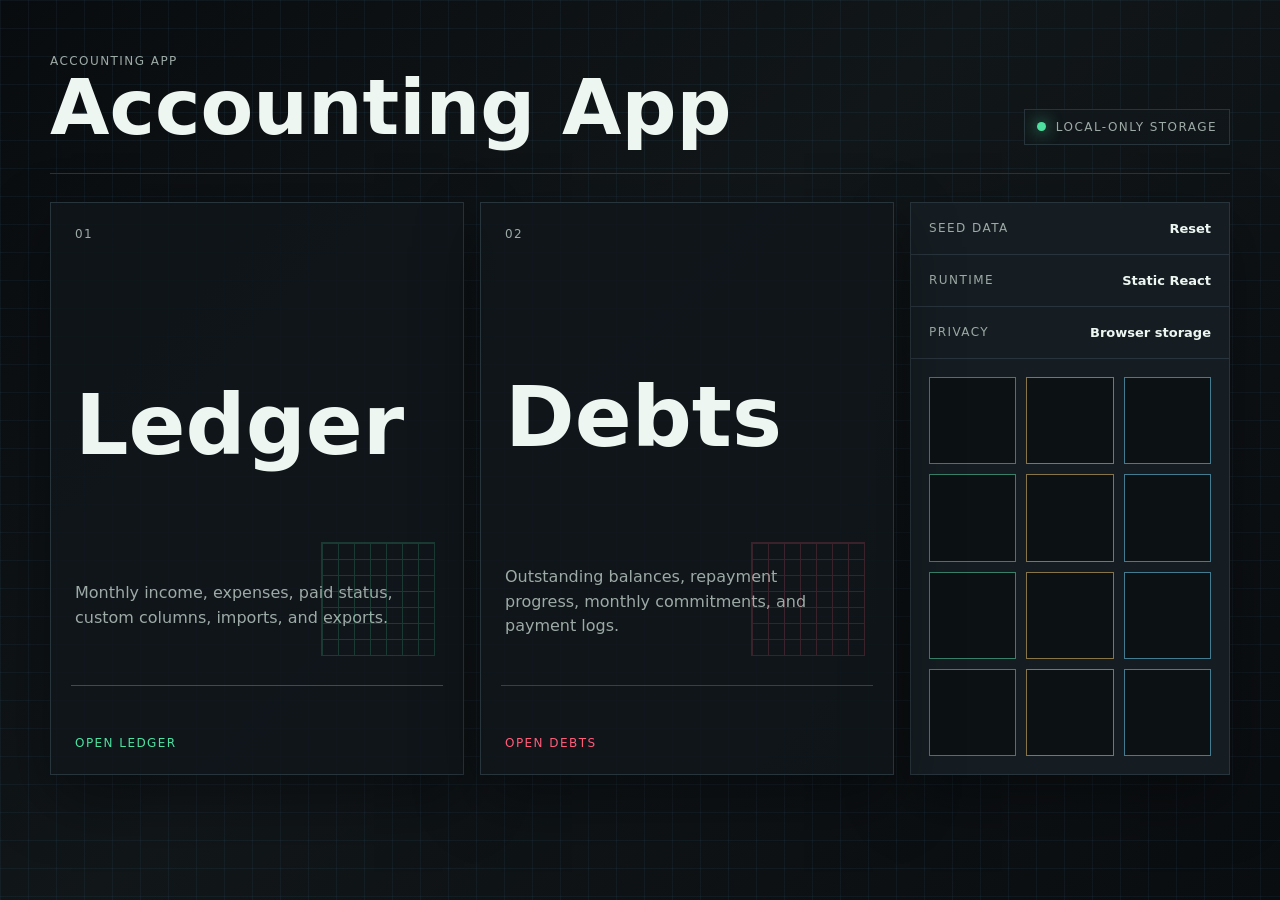
<file: Accounting/index.html>
<!doctype html>
<html lang="en">
<head>
  <meta charset="utf-8" />
  <meta name="viewport" content="width=device-width, initial-scale=1" />
  <meta name="referrer" content="no-referrer" />
  <meta http-equiv="Content-Security-Policy" content="default-src 'self'; style-src 'self' 'unsafe-inline'; img-src 'self' data:; object-src 'none'; base-uri 'none'; frame-ancestors 'none';" />
  <title>Accounting App</title>
  <link rel="stylesheet" href="styles.css" />
</head>
<body>
  <main class="accounting-shell">
    <header class="topbar">
      <div>
        <div class="eyebrow">Accounting App</div>
        <h1>Accounting App</h1>
      </div>
      <div class="status" aria-label="Local data status">
        <span class="pulse"></span>
        Local-only storage
      </div>
    </header>

    <section class="workspace" aria-label="Accounting apps">
      <a class="module ledger" href="../Ledger/Ledger.html">
        <div class="module-kicker">01</div>
        <h2>Ledger</h2>
        <p>Monthly income, expenses, paid status, custom columns, imports, and exports.</p>
        <span>Open ledger</span>
      </a>

      <a class="module debts" href="../Debts/Debts.html">
        <div class="module-kicker">02</div>
        <h2>Debts</h2>
        <p>Outstanding balances, repayment progress, monthly commitments, and payment logs.</p>
        <span>Open debts</span>
      </a>

      <div class="signal-panel" aria-label="System baseline">
        <div class="panel-row">
          <span>Seed data</span>
          <strong>Reset</strong>
        </div>
        <div class="panel-row">
          <span>Runtime</span>
          <strong>Static React</strong>
        </div>
        <div class="panel-row">
          <span>Privacy</span>
          <strong>Browser storage</strong>
        </div>
        <div class="matrix" aria-hidden="true">
          <span></span><span></span><span></span><span></span>
          <span></span><span></span><span></span><span></span>
          <span></span><span></span><span></span><span></span>
        </div>
      </div>
    </section>
  </main>
</body>
</html>
</file>
<file: Accounting/styles.css>
:root {
  color-scheme: dark;
  --bg: #090c0f;
  --panel: #10161a;
  --panel-2: #151d22;
  --line: #28343b;
  --text: #eef6f2;
  --muted: #9daaa5;
  --mint: #4ee0a1;
  --amber: #ffc857;
  --rose: #ff5c7a;
  --cyan: #65d7ff;
  --shadow: 0 24px 60px rgba(0, 0, 0, 0.38);
  font-family: Inter, ui-sans-serif, system-ui, -apple-system, BlinkMacSystemFont, "Segoe UI", sans-serif;
}

* { box-sizing: border-box; }

body {
  margin: 0;
  min-height: 100vh;
  color: var(--text);
  background:
    linear-gradient(rgba(101, 215, 255, 0.05) 1px, transparent 1px),
    linear-gradient(90deg, rgba(101, 215, 255, 0.05) 1px, transparent 1px),
    linear-gradient(135deg, #090c0f 0%, #111619 45%, #0a0d10 100%);
  background-size: 28px 28px, 28px 28px, auto;
}

a { color: inherit; text-decoration: none; }

.accounting-shell {
  width: min(1180px, calc(100% - 32px));
  margin: 0 auto;
  padding: 32px 0 56px;
}

.topbar {
  display: flex;
  align-items: end;
  justify-content: space-between;
  gap: 24px;
  padding: 22px 0 28px;
  border-bottom: 1px solid var(--line);
}

.eyebrow,
.module-kicker,
.status,
.panel-row span,
.module span {
  font-size: 12px;
  letter-spacing: 0.12em;
  text-transform: uppercase;
  color: var(--muted);
}

h1 {
  margin: 4px 0 0;
  font-size: clamp(34px, 6vw, 78px);
  line-height: 0.95;
  font-weight: 750;
}

.status {
  display: inline-flex;
  align-items: center;
  gap: 10px;
  padding: 10px 12px;
  border: 1px solid var(--line);
  background: rgba(16, 22, 26, 0.82);
}

.pulse {
  width: 9px;
  height: 9px;
  border-radius: 50%;
  background: var(--mint);
  box-shadow: 0 0 16px var(--mint);
}

.workspace {
  display: grid;
  grid-template-columns: minmax(0, 1fr) minmax(0, 1fr) 320px;
  gap: 16px;
  margin-top: 28px;
  align-items: stretch;
}

.module,
.signal-panel {
  border: 1px solid var(--line);
  background: color-mix(in srgb, var(--panel) 86%, transparent);
  box-shadow: var(--shadow);
}

.module {
  min-height: 440px;
  display: flex;
  flex-direction: column;
  justify-content: space-between;
  padding: 24px;
  position: relative;
  overflow: hidden;
}

.module::before {
  content: "";
  position: absolute;
  inset: auto 20px 88px 20px;
  height: 1px;
  background: currentColor;
  opacity: 0.34;
}

.module::after {
  content: "";
  position: absolute;
  right: 28px;
  bottom: 118px;
  width: 112px;
  height: 112px;
  border: 1px solid currentColor;
  background:
    linear-gradient(currentColor 1px, transparent 1px),
    linear-gradient(90deg, currentColor 1px, transparent 1px);
  background-size: 16px 16px;
  opacity: 0.18;
}

.module.ledger { color: var(--mint); }
.module.debts { color: var(--rose); }

.module h2 {
  margin: 42px 0 12px;
  color: var(--text);
  font-size: clamp(42px, 7vw, 84px);
  line-height: 0.9;
  font-weight: 800;
}

.module p {
  max-width: 32ch;
  margin: 0;
  color: var(--muted);
  line-height: 1.55;
}

.module span {
  color: currentColor;
}

.module:hover {
  border-color: currentColor;
  transform: translateY(-2px);
  transition: transform 0.18s ease, border-color 0.18s ease;
}

.signal-panel {
  display: flex;
  flex-direction: column;
  gap: 0;
  background: var(--panel-2);
}

.panel-row {
  display: flex;
  justify-content: space-between;
  gap: 16px;
  padding: 18px;
  border-bottom: 1px solid var(--line);
}

.panel-row strong {
  color: var(--text);
  font-size: 13px;
}

.matrix {
  display: grid;
  grid-template-columns: repeat(3, 1fr);
  gap: 10px;
  margin-top: auto;
  padding: 18px;
}

.matrix span {
  aspect-ratio: 1;
  border: 1px solid var(--line);
  background: #0c1114;
}

.matrix span:nth-child(3n + 1) { border-color: color-mix(in srgb, var(--mint) 44%, var(--line)); }
.matrix span:nth-child(3n + 2) { border-color: color-mix(in srgb, var(--amber) 44%, var(--line)); }
.matrix span:nth-child(3n + 3) { border-color: color-mix(in srgb, var(--cyan) 44%, var(--line)); }

@media (max-width: 900px) {
  .topbar,
  .workspace {
    display: block;
  }

  .status {
    margin-top: 18px;
  }

  .module,
  .signal-panel {
    min-height: auto;
    margin-bottom: 16px;
  }

  .module h2 {
    margin-top: 34px;
  }
}
</file>
